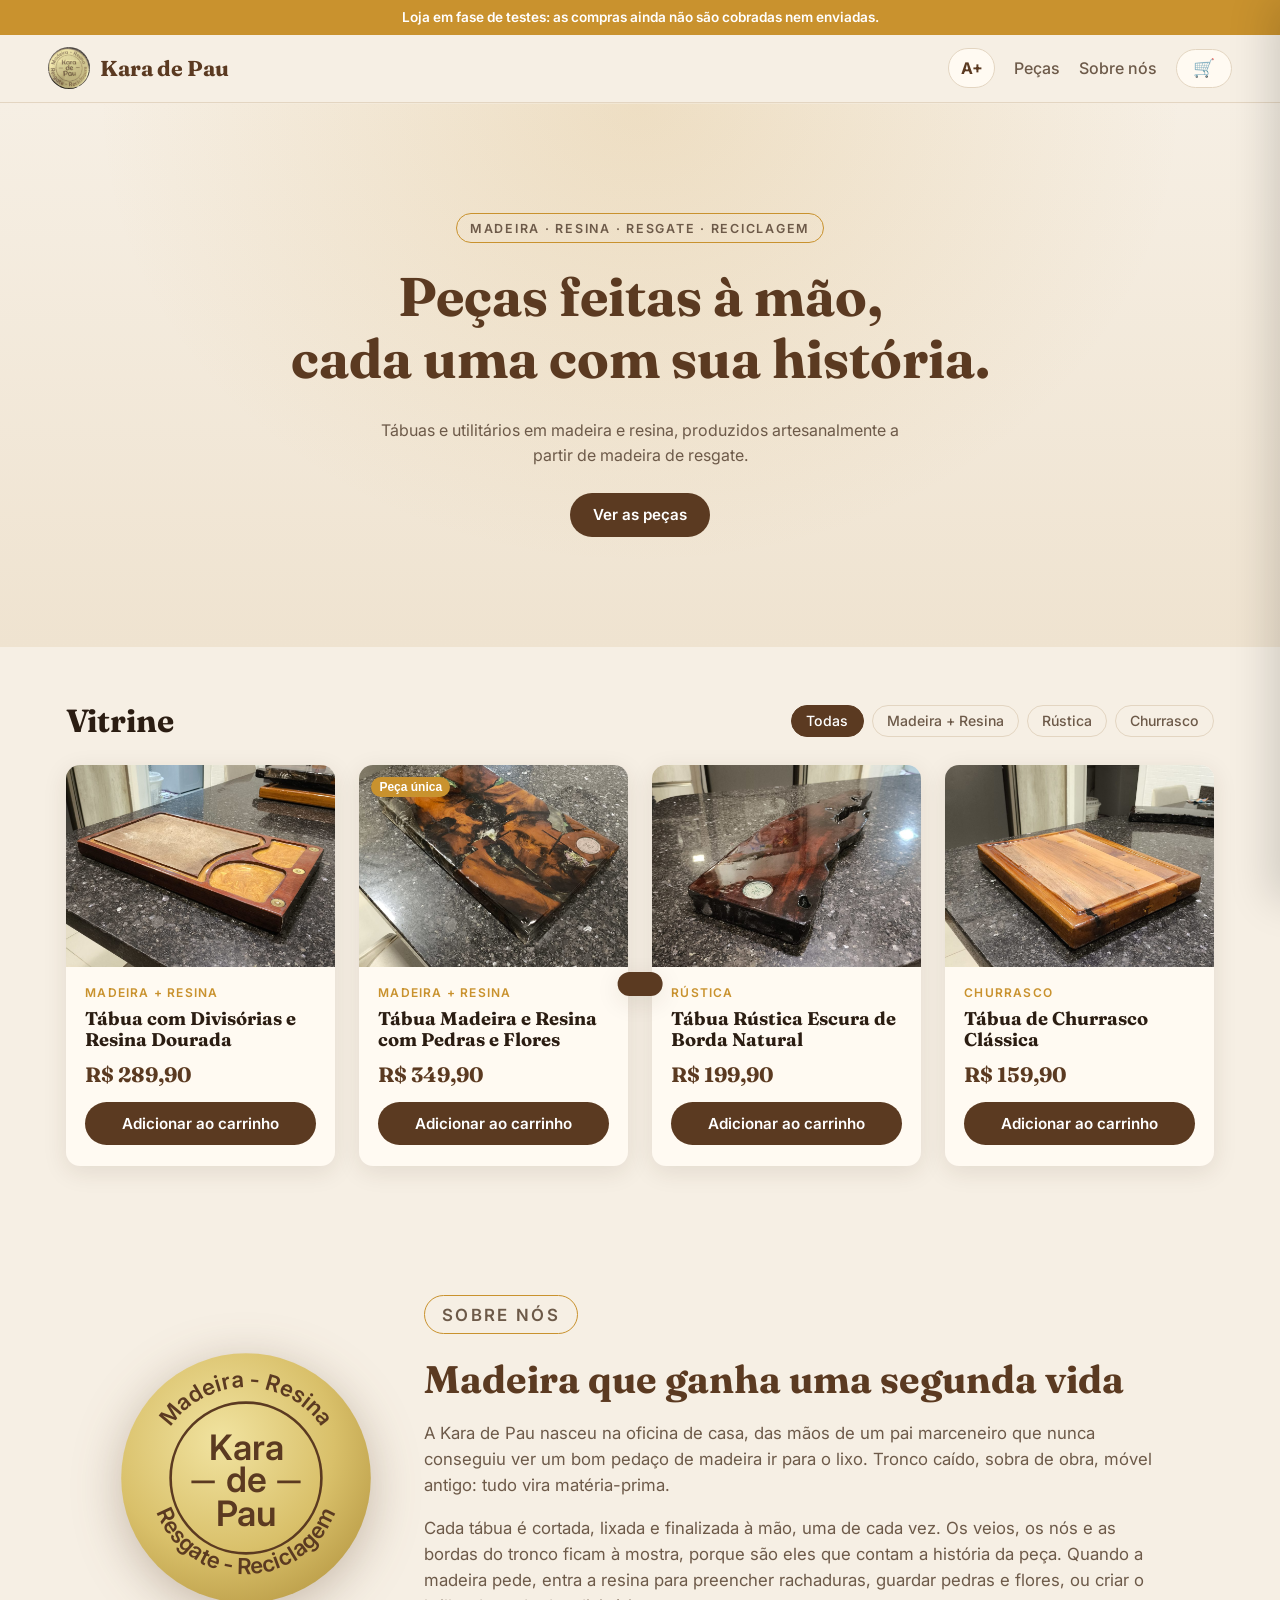
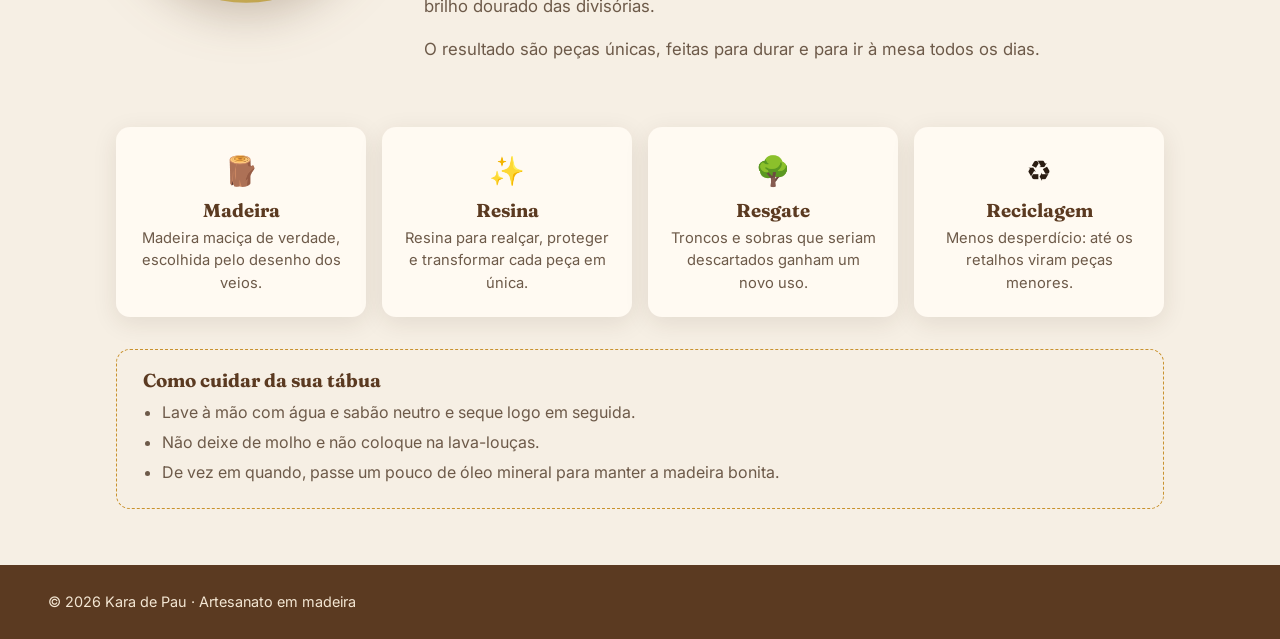
<file: index.html>
<!doctype html>
<html lang="pt-BR">
<head>
  <meta charset="utf-8">
  <meta name="viewport" content="width=device-width, initial-scale=1">
  <title>Kara de Pau · Artesanato em Madeira e Resina</title>
  <meta name="description" content="Tábuas e peças artesanais em madeira e resina, feitas à mão com madeira de resgate e reciclagem.">
  <link rel="preconnect" href="https://fonts.googleapis.com">
  <link href="https://fonts.googleapis.com/css2?family=Fraunces:wght@500;700&family=Inter:wght@400;500;600&display=swap" rel="stylesheet">
  <link rel="stylesheet" href="css/style.css">
</head>
<body>
  <header class="topo">
    <a href="index.html" class="marca">
      <img src="imagens/logo.jpg" alt="" class="marca-logo" onerror="this.remove()">
      <span>Kara de Pau</span>
    </a>
    <nav class="menu">
      <a href="#vitrine">Peças</a>
      <a href="#sobre">Sobre nós</a>
      <button class="botao-carrinho" id="abrirCarrinho" aria-label="Abrir carrinho">
        🛒 <span class="contador" data-contador hidden>0</span>
      </button>
    </nav>
  </header>

  <section class="hero">
    <p class="selo" id="selo"></p>
    <h1>Peças feitas à mão,<br>cada uma com sua história.</h1>
    <p>Tábuas e utilitários em madeira e resina, produzidos artesanalmente a partir de madeira de resgate.</p>
    <a href="#vitrine" class="botao">Ver as peças</a>
  </section>

  <main id="vitrine" class="vitrine">
    <div class="vitrine-topo">
      <h2>Vitrine</h2>
      <div class="filtros" id="filtros"></div>
    </div>
    <div class="grade" id="grade"></div>
  </main>

  <!-- SOBRE NÓS — textos provisórios, troque pela história real -->
  <section id="sobre" class="sobre">
    <div class="sobre-intro">
      <svg class="selo-svg" viewBox="0 0 200 200" role="img" aria-label="Selo Kara de Pau: Madeira, Resina, Resgate, Reciclagem">
        <defs>
          <radialGradient id="ouro" cx="40%" cy="35%" r="75%">
            <stop offset="0" stop-color="#f1e3a0"/><stop offset=".6" stop-color="#d9c06a"/><stop offset="1" stop-color="#b89a45"/>
          </radialGradient>
          <path id="arcoTopo" d="M 30 100 A 70 70 0 0 1 170 100"/>
          <path id="arcoBase" d="M 26 100 A 74 74 0 0 0 174 100"/>
        </defs>
        <circle cx="100" cy="100" r="96" fill="url(#ouro)"/>
        <circle cx="100" cy="100" r="58" fill="none" stroke="#5b3a21" stroke-width="2"/>
        <g fill="#5b3a21" font-family="Inter, sans-serif" font-weight="600" font-size="17">
          <text><textPath href="#arcoTopo" startOffset="50%" text-anchor="middle">Madeira - Resina</textPath></text>
          <text><textPath href="#arcoBase" startOffset="50%" text-anchor="middle">Resgate - Reciclagem</textPath></text>
          <g font-size="27" text-anchor="middle">
            <text x="100" y="86">Kara</text>
            <text x="100" y="111">de</text>
            <text x="100" y="137">Pau</text>
          </g>
        </g>
        <path d="M58 103h18M124 103h18" stroke="#5b3a21" stroke-width="2"/>
      </svg>
      <div>
        <p class="selo">Sobre nós</p>
        <h2>Madeira que ganha uma segunda vida</h2>
        <p>A Kara de Pau nasceu na oficina de casa, das mãos de um pai marceneiro que nunca conseguiu ver um bom pedaço de madeira ir para o lixo. Tronco caído, sobra de obra, móvel antigo: tudo vira matéria-prima.</p>
        <p>Cada tábua é cortada, lixada e finalizada à mão, uma de cada vez. Os veios, os nós e as bordas do tronco ficam à mostra, porque são eles que contam a história da peça. Quando a madeira pede, entra a resina para preencher rachaduras, guardar pedras e flores, ou criar o brilho dourado das divisórias.</p>
        <p>O resultado são peças únicas, feitas para durar e para ir à mesa todos os dias.</p>
      </div>
    </div>

    <div class="pilares">
      <div class="pilar"><span>🪵</span><h3>Madeira</h3><p>Madeira maciça de verdade, escolhida pelo desenho dos veios.</p></div>
      <div class="pilar"><span>✨</span><h3>Resina</h3><p>Resina para realçar, proteger e transformar cada peça em única.</p></div>
      <div class="pilar"><span>🌳</span><h3>Resgate</h3><p>Troncos e sobras que seriam descartados ganham um novo uso.</p></div>
      <div class="pilar"><span>♻️</span><h3>Reciclagem</h3><p>Menos desperdício: até os retalhos viram peças menores.</p></div>
    </div>

    <div class="cuidados">
      <h3>Como cuidar da sua tábua</h3>
      <ul>
        <li>Lave à mão com água e sabão neutro e seque logo em seguida.</li>
        <li>Não deixe de molho e não coloque na lava-louças.</li>
        <li>De vez em quando, passe um pouco de óleo mineral para manter a madeira bonita.</li>
      </ul>
    </div>
  </section>

  <footer class="rodape">
    <p>© <span id="ano"></span> Kara de Pau · Artesanato em madeira</p>
    <a id="linkWhats" target="_blank" rel="noopener">Fale no WhatsApp</a>
  </footer>

  <!-- Detalhe do produto -->
  <dialog id="detalhe" class="detalhe"></dialog>

  <!-- Gaveta do carrinho -->
  <div class="fundo" id="fundo" hidden></div>
  <aside class="gaveta" id="gaveta" aria-label="Carrinho">
    <div class="gaveta-topo">
      <h2>Seu carrinho</h2>
      <button class="fechar" id="fecharCarrinho" aria-label="Fechar">✕</button>
    </div>
    <div class="gaveta-itens" id="itensCarrinho"></div>
    <div class="gaveta-rodape" id="resumoCarrinho"></div>
  </aside>

  <div class="aviso" id="aviso" role="status"></div>

  <script src="js/produtos.js"></script>
  <script src="js/carrinho.js"></script>
  <script src="js/frete.js"></script>
  <script src="js/loja.js"></script>
</body>
</html>
</file>
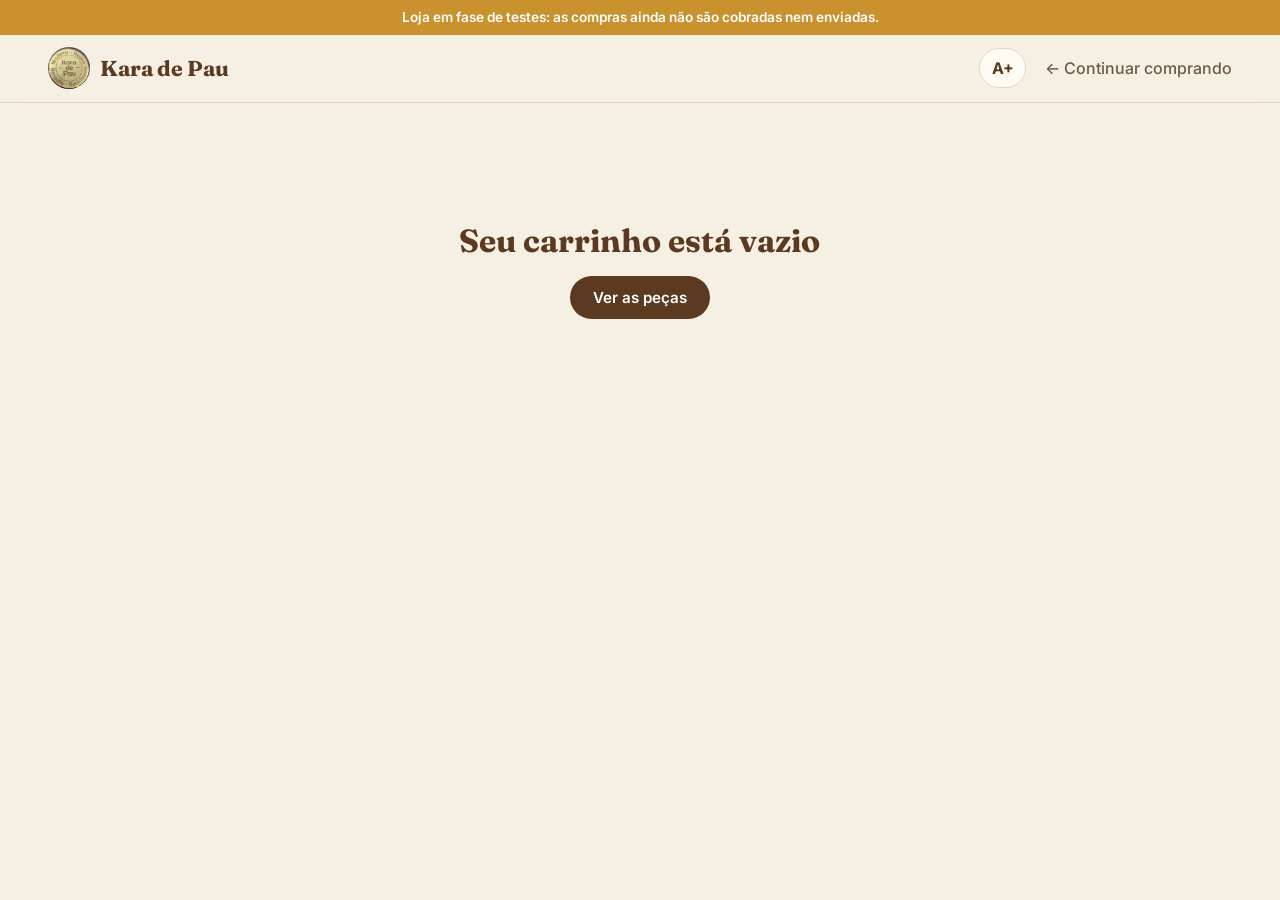
<file: checkout.html>
<!doctype html>
<html lang="pt-BR">
<head>
  <meta charset="utf-8">
  <meta name="viewport" content="width=device-width, initial-scale=1">
  <title>Finalizar compra · Kara de Pau</title>
  <link rel="preconnect" href="https://fonts.googleapis.com">
  <link href="https://fonts.googleapis.com/css2?family=Fraunces:wght@500;700&family=Inter:wght@400;500;600&display=swap" rel="stylesheet">
  <link rel="stylesheet" href="css/style.css">
</head>
<body>
  <header class="topo">
    <a href="index.html" class="marca">
      <img src="imagens/logo.jpg" alt="" class="marca-logo" onerror="this.remove()">
      <span>Kara de Pau</span>
    </a>
    <nav class="menu"><a href="index.html">← Continuar comprando</a></nav>
  </header>

  <main class="checkout" id="checkout">
    <form id="formCheckout" class="checkout-form" novalidate>
      <h1>Finalizar compra</h1>

      <fieldset>
        <legend>1. Seus dados</legend>
        <label>Nome completo <input name="nome" required autocomplete="name"></label>
        <div class="duas">
          <label>E-mail <input name="email" type="email" required autocomplete="email"></label>
          <label>WhatsApp <input name="telefone" required inputmode="tel" autocomplete="tel" placeholder="(00) 00000-0000"></label>
        </div>
        <label>CPF <input name="cpf" required inputmode="numeric" placeholder="000.000.000-00"></label>
      </fieldset>

      <fieldset>
        <legend>2. Entrega</legend>
        <div class="duas">
          <label>CEP <input name="cep" required inputmode="numeric" placeholder="00000-000" autocomplete="postal-code"></label>
          <label>Número <input name="numero" required></label>
        </div>
        <label>Rua <input name="rua" required autocomplete="address-line1"></label>
        <div class="duas">
          <label>Complemento <input name="complemento"></label>
          <label>Bairro <input name="bairro" required></label>
        </div>
        <div class="duas">
          <label>Cidade <input name="cidade" required autocomplete="address-level2"></label>
          <label>UF <input name="uf" required maxlength="2" autocomplete="address-level1"></label>
        </div>
        <p class="nota" id="statusCep"></p>
        <div class="frete-checkout" id="freteCheckout"></div>
      </fieldset>

      <fieldset>
        <legend>3. Pagamento</legend>
        <label class="opcao"><input type="radio" name="pagamento" value="pix" checked> Pix</label>
        <label class="opcao"><input type="radio" name="pagamento" value="cartao"> Cartão de crédito</label>
        <label class="opcao"><input type="radio" name="pagamento" value="boleto"> Boleto</label>
        <p class="nota">O pagamento é feito com segurança pelo Mercado Pago.</p>
      </fieldset>

      <p class="erro" id="erroForm"></p>
      <button class="botao largo" type="submit" id="botaoPagar">Ir para o pagamento</button>
    </form>

    <aside class="checkout-resumo">
      <h2>Resumo do pedido</h2>
      <div id="resumoItens"></div>
      <div id="resumoTotais"></div>
    </aside>
  </main>

  <script src="js/produtos.js"></script>
  <script src="js/carrinho.js"></script>
  <script src="js/frete.js"></script>
  <script src="js/checkout.js"></script>
</body>
</html>
</file>
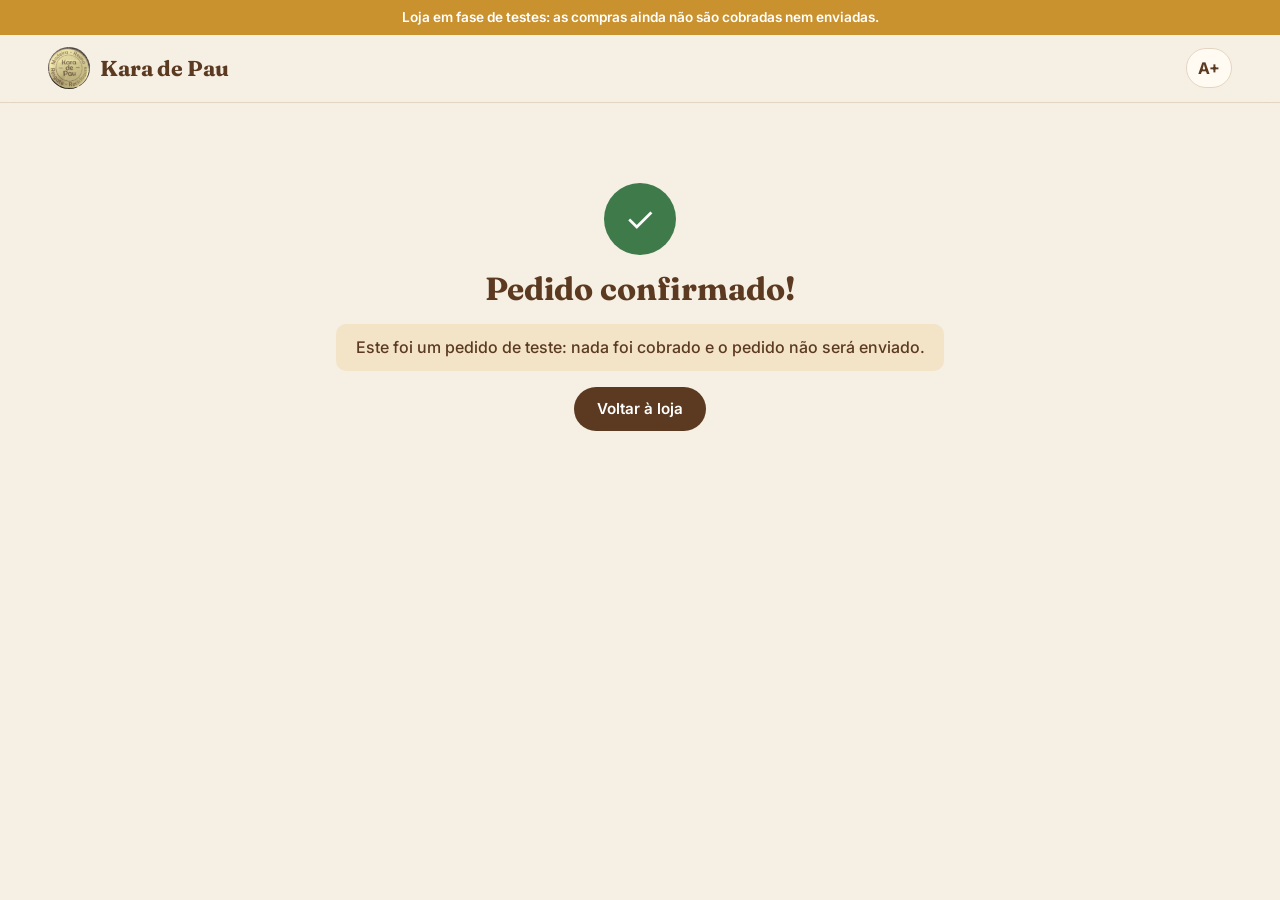
<file: obrigado.html>
<!doctype html>
<html lang="pt-BR">
<head>
  <meta charset="utf-8">
  <meta name="viewport" content="width=device-width, initial-scale=1">
  <title>Pedido recebido · Kara de Pau</title>
  <link rel="preconnect" href="https://fonts.googleapis.com">
  <link href="https://fonts.googleapis.com/css2?family=Fraunces:wght@500;700&family=Inter:wght@400;500;600&display=swap" rel="stylesheet">
  <link rel="stylesheet" href="css/style.css">
</head>
<body>
  <header class="topo">
    <a href="index.html" class="marca">
      <img src="imagens/logo.jpg" alt="" class="marca-logo" onerror="this.remove()">
      <span>Kara de Pau</span>
    </a>
  </header>
  <main class="vazio-pagina" id="conteudo"></main>

  <script src="js/produtos.js"></script>
  <script src="js/carrinho.js"></script>
  <script src="js/frete.js"></script>
  <script>
    // O Mercado Pago devolve ?status=approved|pending|rejected nas back_urls
    const params = new URLSearchParams(location.search);
    const status = params.get("status") || params.get("collection_status") || "approved";
    let pedido = null;
    try { pedido = JSON.parse(localStorage.getItem("karadepau_ultimo_pedido")); } catch {}
    const numero = (params.get("pedido") || params.get("external_reference") || pedido?.numero || "").replace(/[^\w-]/g, "");
    const el = document.getElementById("conteudo");

    if (status === "approved" || status === "pending") {
      Carrinho.limpar();
      el.innerHTML = `
        <div class="selo-ok">✓</div>
        <h1>${status === "approved" ? "Pedido confirmado!" : "Pedido recebido, aguardando pagamento"}</h1>
        ${numero ? `<p>Número do pedido: <strong>${numero}</strong></p>` : ""}
        ${pedido ? `<p>Total: <strong>${moeda(pedido.total)}</strong></p>
          <p>Enviaremos as atualizações para <strong>${pedido.cliente.email}</strong>.</p>` : ""}
        ${LOJA.modoTeste ? `<p class="nota-teste">Este foi um pedido de teste: nada foi cobrado e o pedido não será enviado.</p>` : `<p>Obrigado por levar uma peça feita à mão. 🪵</p>`}
        <a href="index.html" class="botao">Voltar à loja</a>`;
    } else {
      el.innerHTML = `
        <h1>O pagamento não foi concluído</h1>
        <p>Seu carrinho continua salvo. Você pode tentar de novo.</p>
        <a href="checkout.html" class="botao">Tentar novamente</a>`;
    }
  </script>
</body>
</html>
</file>
<file: css/style.css>
/* Cores da marca — mude aqui para trocar o visual do site inteiro */
:root {
  --fundo: #f6efe4;
  --papel: #fffaf2;
  --madeira: #5b3a21;
  --madeira-clara: #8a5a34;
  --resina: #c9922e;
  --texto: #2b1d12;
  --texto-suave: #6d5a49;
  --borda: #e3d5c1;
  --verde: #3f7a4a;
  --erro: #b3402f;
  --raio: 14px;
  --sombra: 0 6px 24px rgba(60, 35, 15, .10);
}

* { box-sizing: border-box; }
html { scroll-behavior: smooth; }
body {
  margin: 0;
  font-family: "Inter", system-ui, sans-serif;
  background: var(--fundo);
  color: var(--texto);
  line-height: 1.55;
}
h1, h2, h3 { font-family: "Fraunces", Georgia, serif; line-height: 1.15; margin: 0 0 .5em; }
img { max-width: 100%; display: block; }
a { color: inherit; }

/* Botões */
.botao {
  display: inline-block;
  background: var(--madeira);
  color: #fff;
  border: 0;
  border-radius: 999px;
  padding: .8em 1.5em;
  font: 600 .95rem "Inter", sans-serif;
  text-decoration: none;
  cursor: pointer;
  transition: background .2s, transform .1s;
}
.botao:hover { background: var(--madeira-clara); }
.botao:active { transform: scale(.98); }
.botao:disabled { background: #b9a894; cursor: not-allowed; }
.botao.largo { display: block; width: 100%; text-align: center; }

/* Topo */
.topo {
  position: sticky; top: 0; z-index: 20;
  display: flex; align-items: center; justify-content: space-between;
  padding: .8rem clamp(16px, 4vw, 48px);
  background: rgba(246, 239, 228, .92);
  backdrop-filter: blur(8px);
  border-bottom: 1px solid var(--borda);
}
.marca { white-space: nowrap; display: flex; align-items: center; gap: .6rem; text-decoration: none; font: 700 1.35rem "Fraunces", serif; color: var(--madeira); }
.marca-logo { width: 42px; height: 42px; border-radius: 50%; object-fit: cover; }
.menu { display: flex; align-items: center; gap: 1.2rem; }
.menu a { text-decoration: none; font-weight: 500; color: var(--texto-suave); }
.menu a:hover { color: var(--madeira); }
.botao-carrinho {
  position: relative; background: var(--papel); border: 1px solid var(--borda);
  border-radius: 999px; padding: .45em .9em; font-size: 1.1rem; cursor: pointer;
}
.contador {
  position: absolute; top: -6px; right: -6px;
  background: var(--resina); color: #fff; font-size: .72rem; font-weight: 700;
  min-width: 20px; height: 20px; border-radius: 10px; display: grid; place-items: center; padding: 0 5px;
}
.contador[hidden] { display: none; }

/* Hero */
.hero {
  text-align: center;
  padding: clamp(56px, 10vw, 110px) 16px;
  background:
    radial-gradient(ellipse at top, rgba(201, 146, 46, .18), transparent 60%),
    linear-gradient(180deg, var(--fundo), #efe3d0);
}
.hero h1 { font-size: clamp(2rem, 5vw, 3.4rem); color: var(--madeira); }
.hero p { max-width: 560px; margin: 0 auto 1.6rem; color: var(--texto-suave); }
.selo {
  display: inline-block; font-size: .78rem; letter-spacing: .14em; text-transform: uppercase;
  color: var(--resina); font-weight: 600; border: 1px solid var(--resina);
  border-radius: 999px; padding: .35em 1em; margin-bottom: 1.4rem !important;
}

/* Vitrine */
.vitrine, .sobre { max-width: 1180px; margin: 0 auto; padding: 56px 16px; }
.vitrine-topo { display: flex; flex-wrap: wrap; gap: 1rem; align-items: center; justify-content: space-between; margin-bottom: 1.6rem; }
.vitrine-topo h2 { margin: 0; font-size: 2rem; }
.filtros { display: flex; flex-wrap: wrap; gap: .5rem; }
.filtro {
  background: transparent; border: 1px solid var(--borda); border-radius: 999px;
  padding: .45em 1em; cursor: pointer; font: 500 .88rem "Inter", sans-serif; color: var(--texto-suave);
}
.filtro.ativo, .filtro:hover { background: var(--madeira); color: #fff; border-color: var(--madeira); }
.grade { display: grid; grid-template-columns: repeat(auto-fill, minmax(250px, 1fr)); gap: 1.5rem; }

.card { background: var(--papel); border-radius: var(--raio); overflow: hidden; box-shadow: var(--sombra); display: flex; flex-direction: column; }
.card-foto { position: relative; padding: 0; border: 0; cursor: zoom-in; aspect-ratio: 4/3; overflow: hidden; background: #d8c6ae; }
.card-foto img { width: 100%; height: 100%; object-fit: cover; transition: transform .4s; }
.card:hover .card-foto img { transform: scale(1.05); }
.etiqueta {
  position: absolute; top: 12px; left: 12px; background: var(--resina); color: #fff;
  font-size: .75rem; font-weight: 600; padding: .25em .7em; border-radius: 999px;
}
.etiqueta.esgotado { background: #7a6a5c; }
.card-info { padding: 1.1rem 1.2rem 1.3rem; display: flex; flex-direction: column; flex: 1; }
.card-info h3 { font-size: 1.15rem; flex: 1; }
.card-cat { font-size: .75rem; text-transform: uppercase; letter-spacing: .1em; color: var(--resina); margin: 0 0 .3rem; font-weight: 600; }
.preco { font: 700 1.3rem "Fraunces", serif; color: var(--madeira); margin: .2rem 0 .9rem; }

.sobre { max-width: 1080px; }
.sobre p { color: var(--texto-suave); font-size: 1.05rem; }
.sobre-intro { display: grid; grid-template-columns: 260px 1fr; gap: 3rem; align-items: center; }
.sobre-intro h2 { font-size: clamp(1.8rem, 3.5vw, 2.4rem); color: var(--madeira); }
.selo-svg { width: 100%; max-width: 260px; filter: drop-shadow(0 10px 24px rgba(91, 58, 33, .3)); }
.pilares { display: grid; grid-template-columns: repeat(4, 1fr); gap: 1rem; margin: 3rem 0 2rem; }
.pilar { background: var(--papel); border-radius: var(--raio); padding: 1.4rem; box-shadow: var(--sombra); text-align: center; }
.pilar span { font-size: 1.8rem; }
.pilar h3 { margin: .4rem 0 .3rem; color: var(--madeira); }
.pilar p { font-size: .92rem; margin: 0; }
.cuidados { border: 1px dashed var(--resina); border-radius: var(--raio); padding: 1.2rem 1.6rem; }
.cuidados h3 { color: var(--madeira); }
.cuidados ul { margin: 0; padding-left: 1.2rem; color: var(--texto-suave); }
.cuidados li { margin: .3rem 0; }

.rodape {
  display: flex; flex-wrap: wrap; gap: 1rem; justify-content: space-between; align-items: center;
  padding: 1.6rem clamp(16px, 4vw, 48px); background: var(--madeira); color: #f3e6d3; font-size: .9rem;
}
.rodape p { margin: 0; }

/* Detalhe do produto */
.detalhe {
  border: 0; border-radius: var(--raio); padding: 0; max-width: 860px; width: calc(100% - 32px);
  background: var(--papel); color: var(--texto); box-shadow: 0 20px 60px rgba(0,0,0,.3);
}
.detalhe[open] { display: grid; grid-template-columns: 1.1fr 1fr; }
.detalhe::backdrop { background: rgba(30, 18, 8, .55); }
.detalhe img { width: 100%; height: 100%; object-fit: cover; min-height: 320px; }
.detalhe-info { padding: 2rem; }
.medidas { color: var(--texto-suave); font-size: .92rem; margin: .3rem 0; }
.detalhe-info .botao { margin-top: 1rem; }
.fechar {
  position: absolute; top: 10px; right: 10px; z-index: 2;
  width: 36px; height: 36px; border-radius: 50%; border: 0; background: rgba(255,250,242,.9);
  cursor: pointer; font-size: 1rem;
}

/* Carrinho */
.fundo { position: fixed; inset: 0; background: rgba(30, 18, 8, .45); z-index: 30; }
.gaveta {
  position: fixed; top: 0; right: 0; bottom: 0; z-index: 31;
  width: min(420px, 100%); background: var(--papel);
  display: flex; flex-direction: column;
  transform: translateX(100%); transition: transform .3s ease;
  box-shadow: -10px 0 40px rgba(0,0,0,.15);
}
.gaveta.aberta { transform: none; }
.gaveta-topo { display: flex; justify-content: space-between; align-items: center; padding: 1.2rem 1.4rem; border-bottom: 1px solid var(--borda); }
.gaveta-topo h2 { margin: 0; font-size: 1.4rem; }
.gaveta-topo .fechar { position: static; background: var(--fundo); }
.gaveta-itens { flex: 1; overflow-y: auto; padding: 1rem 1.4rem; }
.gaveta-rodape { padding: 1.2rem 1.4rem; border-top: 1px solid var(--borda); }
.vazio { color: var(--texto-suave); text-align: center; margin-top: 3rem; }

.item { display: grid; grid-template-columns: 72px 1fr; gap: .9rem; padding: .8rem 0; border-bottom: 1px solid var(--borda); }
.item img { width: 72px; height: 72px; object-fit: cover; border-radius: 10px; }
.item-nome { margin: 0; font-weight: 600; font-size: .95rem; }
.item-preco { margin: .1rem 0 .4rem; color: var(--texto-suave); font-size: .9rem; }
.qtd { display: flex; align-items: center; gap: .5rem; }
.qtd button {
  width: 28px; height: 28px; border-radius: 50%; border: 1px solid var(--borda);
  background: var(--fundo); cursor: pointer; font-size: 1rem; line-height: 1;
}
.qtd button:disabled { opacity: .4; cursor: not-allowed; }
.qtd .remover { width: auto; border: 0; background: none; color: var(--erro); font-size: .82rem; text-decoration: underline; margin-left: auto; }

.linha { display: flex; justify-content: space-between; margin: .35rem 0; color: var(--texto-suave); }
.linha.total { color: var(--texto); font: 700 1.2rem "Fraunces", serif; margin: .7rem 0 1rem; }

/* Letras maiores (botão A+) */
html.letra-grande { font-size: 125%; }
.botao-letra {
  background: var(--papel); border: 1px solid var(--borda); border-radius: 999px;
  min-width: 44px; height: 40px; padding: 0 .7em; cursor: pointer;
  font: 700 1rem "Inter", sans-serif; color: var(--madeira);
}
.botao-letra[aria-pressed="true"] { background: var(--madeira); color: #fff; border-color: var(--madeira); }

/* Celular deitado: o topo não fica preso, para sobrar espaço na tela */
@media (max-height: 500px) {
  .topo { position: static; }
  .checkout-resumo { position: static; }
}

/* Aviso de loja em teste */
.faixa-teste {
  background: var(--resina); color: #fff; text-align: center;
  font-size: .85rem; font-weight: 600; padding: .5em 16px;
}
.nota-teste { background: #f3e4c8; color: var(--madeira); padding: .7em 1em; border-radius: 10px; font-weight: 500; }

/* Frete */
.frete-calc label { margin-top: 0; }
.frete-linha { display: flex; gap: .5rem; margin-top: .3rem; }
.frete-linha input { margin-top: 0; flex: 1; min-width: 0; }
.frete-linha .botao { padding: .6em 1.1em; }
.frete-calc .erro { margin: .3rem 0 0; font-size: .85rem; min-height: 0; }
.frete-destino { font-size: .82rem; color: var(--texto-suave); margin: .6rem 0 .4rem; }
.frete-opcoes { display: grid; gap: .4rem; }
.frete-opcao {
  display: grid; grid-template-columns: auto 1fr auto; align-items: center; gap: .6rem;
  margin: 0; padding: .55em .8em; border: 1px solid var(--borda); border-radius: 10px;
  background: #fff; cursor: pointer; color: var(--texto);
}
.frete-opcao:has(input:checked) { border-color: var(--resina); background: #fbf2e1; }
.frete-nome { display: flex; flex-direction: column; font-size: .88rem; line-height: 1.3; }
.frete-nome small { color: var(--texto-suave); font-size: .78rem; }
.frete-preco { font-weight: 600; font-variant-numeric: tabular-nums; }
.gaveta-rodape .nota { margin: .4rem 0 .6rem; }
.gaveta-rodape { max-height: 70vh; overflow-y: auto; }
.frete-checkout { margin-top: .4rem; }

.aviso {
  position: fixed; bottom: 24px; left: 50%; transform: translate(-50%, 120px);
  background: var(--madeira); color: #fff; padding: .75em 1.4em; border-radius: 999px;
  font-weight: 500; z-index: 40; transition: transform .3s ease; box-shadow: var(--sombra);
}
.aviso.visivel { transform: translate(-50%, 0); }

/* Checkout */
.checkout {
  max-width: 1100px; margin: 0 auto; padding: 40px 16px 64px;
  display: grid; grid-template-columns: 1.4fr 1fr; gap: 2rem; align-items: start;
}
.checkout-form h1 { font-size: 2rem; color: var(--madeira); }
fieldset { border: 1px solid var(--borda); border-radius: var(--raio); background: var(--papel); padding: 1.2rem 1.4rem 1.4rem; margin: 0 0 1.2rem; }
legend { font: 700 1.05rem "Fraunces", serif; padding: 0 .4rem; color: var(--madeira); }
label { display: block; font-size: .88rem; font-weight: 500; color: var(--texto-suave); margin-top: .8rem; }
input:not([type=radio]) {
  display: block; width: 100%; margin-top: .3rem; padding: .7em .9em;
  border: 1px solid var(--borda); border-radius: 10px; background: #fff;
  font: 1rem "Inter", sans-serif; color: var(--texto);
}
input:focus { outline: 2px solid var(--resina); outline-offset: 1px; border-color: transparent; }
input.invalido { border-color: var(--erro); background: #fdf1ef; }
.duas { display: grid; grid-template-columns: 1fr 1fr; gap: 0 1rem; }
.opcao {
  display: flex; align-items: center; gap: .6rem; padding: .8em 1em;
  border: 1px solid var(--borda); border-radius: 10px; background: #fff; cursor: pointer; color: var(--texto);
}
.opcao:has(input:checked) { border-color: var(--resina); background: #fbf2e1; }
.nota { font-size: .82rem; color: var(--texto-suave); margin: .7rem 0 0; }
.erro { color: var(--erro); font-weight: 500; min-height: 1.2em; }
.checkout-resumo {
  position: sticky; top: 90px; background: var(--papel); border-radius: var(--raio);
  padding: 1.4rem; box-shadow: var(--sombra);
}
.checkout-resumo h2 { font-size: 1.3rem; }

.vazio-pagina { grid-column: 1 / -1; text-align: center; padding: 80px 16px; max-width: 640px; margin: 0 auto; }
.vazio-pagina h1 { color: var(--madeira); }
.selo-ok {
  width: 72px; height: 72px; margin: 0 auto 1rem; border-radius: 50%;
  background: var(--verde); color: #fff; font-size: 2.2rem; display: grid; place-items: center;
}

/* Celular */
@media (max-width: 760px) {
  body { font-size: 1.06rem; }
  .menu { gap: .6rem; }
  .menu a[href^="#"] { display: none; }
  .detalhe[open] { grid-template-columns: 1fr; }
  .detalhe img { min-height: 0; aspect-ratio: 4/3; }
  .detalhe-info { padding: 1.4rem; }
  .checkout { grid-template-columns: 1fr; }
  .checkout-resumo { position: static; order: -1; }
  .duas { grid-template-columns: 1fr; }
  .sobre-intro { grid-template-columns: 1fr; gap: 1.5rem; text-align: center; }
  .selo-svg { max-width: 180px; margin: 0 auto; }
  .pilares { grid-template-columns: 1fr 1fr; }
}
</file>
